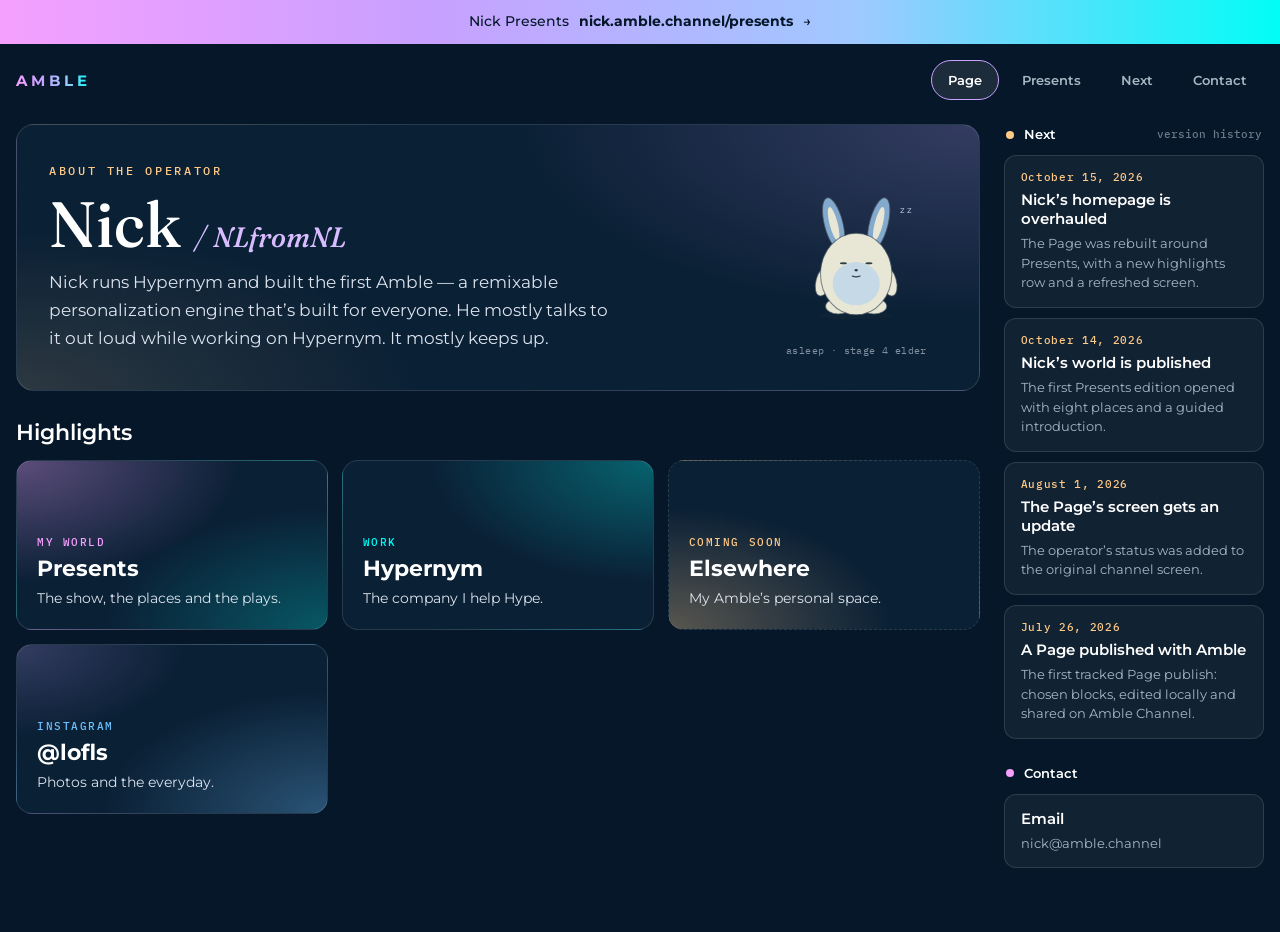
<file: nick/index.html>
<!doctype html>
<html lang="en">
<head>
<meta charset="utf-8">
<meta name="viewport" content="width=device-width, initial-scale=1">
<title>Nick — Page · amble.channel</title>
<meta name="description" content="NL — CEO at Hypernym, building Amble">
<link rel="canonical" href="https://amble.channel/nick/">
<link rel="preconnect" href="https://fonts.googleapis.com">
<link rel="preconnect" href="https://fonts.gstatic.com" crossorigin>
<link href="https://fonts.googleapis.com/css2?family=Fraunces:ital,opsz,wght@0,9..144,400..700;1,9..144,400..600&amp;family=IBM+Plex+Mono:wght@400;500&amp;family=Montserrat:wght@400;500;600;700&amp;display=swap" rel="stylesheet">
<link rel="stylesheet" href="assets/styles/creature.css">
<link rel="stylesheet" href="assets/styles/page-presents.css">
</head>
<body><!-- generated by amble channel/page.py — edit data/channel/page.json, not this file -->
<div data-block="world_banner"><div data-block="presents_url"><a class="moved" href="https://nick.amble.channel/presents/">Nick Presents <b>nick.amble.channel/presents</b> →</a></div></div>
<header class="page-header">
  <a class="logo" href="https://amble.channel/" aria-label="Amble Channel">AMBLE</a>
  <nav aria-label="Views">
    <a class="tab on" href="#page" aria-current="page">Page</a>
    <a class="tab" href="https://nick.amble.channel/presents/">Presents</a>
    <a class="tab" href="#next">Next</a>
    <a class="tab" href="#contact">Contact</a>
  </nav>
</header>
<div class="page-layout">
  <main id="page">
    <section class="about-card" aria-labelledby="operator-title">
      <div class="about-copy">
        <span class="kicker">About the operator</span>
        <h1 id="operator-title"><span data-block="name">Nick</span> <span class="handle" data-block="handle">/ NLfromNL</span></h1>
        <div class="about-text" data-block="about"><p>Nick runs Hypernym and built the first Amble — a remixable personalization engine that’s built for everyone. He mostly talks to it out loud while working on Hypernym. It mostly keeps up.</p></div>
      </div>
      <div class="page-creature"><div class="block w-5 reveal creature" style="--d:650ms" id="amble-creature">
      <span class="mono">The amble</span>
      <div id="amble-creature-mount" aria-label="The amble, a small creature grown from this channel"></div>
      <span class="mono creature-caption" id="amble-creature-caption">awake · stage 4 elder</span>
      <span class="mono creature-gen" title="gen words — how this amble started; growth is bounded by time and usage from there">precise-prose-provides-promise</span>
    </div>
    <script type="application/json" id="amble-creature-state">{"schema": "amble-creature/1", "generated": "2026-10-15T13:31:27", "mint_on": true, "mint": {"gen_words": "precise-prose-provides-promise", "minted_at": "2026-08-10", "killed_at": ""}, "profile": [], "born": "2026-02-28", "stage": 4, "stage_name": "elder", "growth": {"sessions": 383, "days_lived": 229, "score": 1.0, "next_stage_at": null}, "last_activity": "2026-10-15T13:31:22", "mood_thresholds_h": {"awake": 6.0, "drowsy": 24.0}, "body_seed": 1080170748, "custom": {"items": []}, "latitude": {"level": 0, "slots": 0, "palette": false, "nameplate": false, "max_slots": 4}, "expedition": {"queued": 20, "latest": {"id_stamp": "2026-10-02-0218", "queued_at": "2026-10-02T02:18:31", "pack_seed": 3226936498}}, "rolldown": {"open": 10, "done": 15}, "purse": {"balance_cents": 0, "pending_spends": 0}, "appearance": {"schema": "creature-appearance/1", "revision": 4, "shape": "lofl", "style": "modern", "pattern": "solid", "palette_id": "inherit", "colors": null, "aura": "off", "variation": 0, "palette": {"id": "graphite", "name": "Graphite", "colors": {"bg": "#191c21", "surface": "#252a31", "text": "#f1f4f7", "muted": "#aab6c2", "accent": "#76bce0", "accent2": "#89d8b9", "gold": "#e5bd6b"}, "inherited": true}, "collar": null, "received": []}}</script>
    <script src="assets/js/creature/lofl.js" defer></script>
    <script src="assets/js/creature/bodies3d.js" defer></script>
    <script src="assets/js/creature/flat-bodies.js" defer></script>
    <script src="assets/js/creature/lettering.js" defer></script>
    <script src="assets/js/creature/wardrobe.js" defer></script>
    <script src="assets/js/creature/scene-2d.js" defer></script>
    <script src="assets/js/creature/scene-3d.js" defer></script>
    <script src="assets/js/creature.js" defer></script></div>
    </section>
    <section class="highlights-section" aria-labelledby="highlights-title">
      <h2 id="highlights-title">Highlights</h2>
      <div class="highlights" data-block="highlights"><a class="hl" href="https://nick.amble.channel/presents/"><span class="k">My world</span><span class="t">Presents</span><span class="d">The show, the places and the plays.</span></a><a class="hl" href="https://hypernym.ai"><span class="k">Work</span><span class="t">Hypernym</span><span class="d">The company I help Hype.</span></a><div class="hl coming-soon"><span class="k">Coming soon</span><span class="t">Elsewhere</span><span class="d">My Amble’s personal space.</span></div><a class="hl" href="https://www.instagram.com/lofls/"><span class="k">Instagram</span><span class="t">@lofls</span><span class="d">Photos and the everyday.</span></a></div>
    </section>
  </main>
  <aside>
    <section id="next" class="lane" aria-labelledby="next-title">
      <h2 id="next-title" class="lane-h"><span class="dot gold" aria-hidden="true"></span>Next<span class="count">version history</span></h2>
      <ol class="history" data-block="history"><li class="card"><time class="m" datetime="2026-10-15">October 15, 2026</time><span class="t">Nick’s homepage is overhauled</span><span class="d">The Page was rebuilt around Presents, with a new highlights row and a refreshed screen.</span></li><li class="card"><time class="m" datetime="2026-10-14">October 14, 2026</time><span class="t">Nick’s world is published</span><span class="d">The first Presents edition opened with eight places and a guided introduction.</span></li><li class="card"><time class="m" datetime="2026-08-01">August 1, 2026</time><span class="t">The Page’s screen gets an update</span><span class="d">The operator’s status was added to the original channel screen.</span></li><li class="card"><time class="m" datetime="2026-07-26">July 26, 2026</time><span class="t">A Page published with Amble</span><span class="d">The first tracked Page publish: chosen blocks, edited locally and shared on Amble Channel.</span></li></ol>
    </section>
    <section id="contact" class="lane" aria-labelledby="contact-title">
      <h2 id="contact-title" class="lane-h"><span class="dot pink" aria-hidden="true"></span>Contact</h2>
      <div data-block="contact_email"><a class="card" href="mailto:nick@amble.channel"><span class="t">Email</span><span class="d">nick@amble.channel</span></a></div>
    </section>
  </aside>
</div>
<script src="assets/js/page-edit.js" defer></script>
</body>
</html>
</file>
<file: nick/assets/styles/creature.css>
/* The amble — creature block styles. Canonical copy: channel/assets/
 * creature.css (render_to_site() copies it into the site's styles/; the
 * extension carries a byte-identical copy, test-enforced).
 *
 * Everything animated here is decorative presence — blink, bob, drift —
 * and every animation dies under prefers-reduced-motion. Mood classes
 * (amble-mood-awake / -drowsy / -asleep) are set by creature.js from
 * time math, never from a stored value. */

.block.creature {
  display: flex;
  flex-direction: column;
  align-items: center;
  gap: 6px;
}

.amble-mount {
  width: 100%;
  max-width: 230px;
  margin: 0 auto;
}

.amble-mount svg {
  width: 100%;
  height: auto;
  display: block;
  overflow: visible;
}

.amble-creature-art .creature-eye { transform-box: view-box; }
.amble-mood-awake .creature-eye { animation: amble-blink 6.5s infinite; }
.creature-volume-fallback { width: 100%; max-width: 360px; margin: auto; }
.creature-volume-fallback svg { width: 100%; height: auto; display: block; }

.creature-caption {
  opacity: 0.75;
  font-size: 0.78em;
  letter-spacing: 0.04em;
}

/* the amble's own latest words — self-authored, drifts over time */
.creature-lore {
  font-style: italic;
  opacity: 0.6;
  font-size: 0.82em;
  max-width: 240px;
  text-align: center;
}

/* gen words — the birth certificate; growth is bounded from there */
.creature-gen {
  opacity: 0.35;
  font-size: 0.68em;
  letter-spacing: 0.06em;
}

.amble-nameplate {
  font-size: 11px;
  letter-spacing: 0.06em;
  fill: currentColor;
  opacity: 0.7;
  font-family: inherit;
}

/* awake: alive at rest — slow breathing, occasional blink */
.amble-mood-awake .amble-body-group {
  animation: amble-breathe 4.5s ease-in-out infinite;
}
.amble-mood-awake .amble-eye {
  animation: amble-blink 6.5s infinite;
}

/* drowsy: heavier, slower — nodding off mid-thought */
.amble-mood-drowsy .amble-body-group {
  animation: amble-nod 5.5s ease-in-out infinite;
}

/* asleep: nothing is broken, the little guy is just asleep */
.amble-mood-asleep .amble-body-group {
  animation: amble-breathe 7s ease-in-out infinite;
}
.amble-mood-asleep .amble-z {
  animation: amble-drift 3.2s ease-in-out infinite;
}
.amble-mood-asleep .amble-z-1 { animation-delay: 0.5s; }
.amble-mood-asleep .amble-z-2 { animation-delay: 1s; }

/* the packed bindle waits by the door — a small hopeful sway */
.amble-bindle {
  animation: amble-sway 3.8s ease-in-out infinite;
  transform-origin: 58px 40px;
}

/* handled trophies glint; dull ones don't — sheen is honest patina */
.amble-glint {
  animation: amble-glint 4s ease-in-out infinite;
}

@keyframes amble-breathe {
  0%, 100% { transform: translate(120px, 108px) scale(var(--amble-scale, 1)); }
  50%      { transform: translate(120px, 106px) scale(var(--amble-scale, 1)); }
}
@keyframes amble-blink {
  0%, 94%, 100% { transform: scaleY(1); }
  96%           { transform: scaleY(0.08); }
}
@keyframes amble-nod {
  0%, 100% { transform: translate(120px, 108px) scale(var(--amble-scale, 1)) rotate(0deg); }
  60%      { transform: translate(120px, 111px) scale(var(--amble-scale, 1)) rotate(-2.5deg); }
}
@keyframes amble-drift {
  0%   { transform: translate(0, 0);    opacity: 0; }
  25%  { opacity: 0.6; }
  100% { transform: translate(8px, -14px); opacity: 0; }
}
@keyframes amble-sway {
  0%, 100% { transform: rotate(0deg); }
  50%      { transform: rotate(2.5deg); }
}
@keyframes amble-glint {
  0%, 100% { opacity: 0.25; }
  50%      { opacity: 0.9; }
}

@media (prefers-reduced-motion: reduce) {
  .amble-mood-awake .amble-body-group,
  .amble-mood-awake .amble-eye,
  .amble-mood-awake .creature-eye,
  .amble-mood-drowsy .amble-body-group,
  .amble-mood-asleep .amble-body-group,
  .amble-mood-asleep .amble-z,
  .amble-bindle,
  .amble-glint {
    animation: none;
  }
}
</file>
<file: nick/assets/styles/page-presents.css>
:root{
  --bg:#051728; --bg-2:#0a2035; --glass-bg:rgba(255,255,255,0.05); --glass-border:rgba(255,255,255,0.12); --glass-hover:rgba(255,255,255,0.09);
  --text:#ffffff; --muted:#a8b6c4; --dim:#6b7a8a; --purple:#c8a0ff; --lilac:#d9bcff; --pink:#f5a0ff; --cyan:#01fdf6; --sky:#6ec1ff; --gold:#ffc987; --on-accent:#051728;
  --font-sans:'Montserrat',system-ui,sans-serif; --font-mono:'IBM Plex Mono',ui-monospace,monospace; --font-display:'Fraunces',Georgia,serif;
}
*{box-sizing:border-box}
body{margin:0;background:var(--bg);color:var(--text);font-family:var(--font-sans)}
a{color:var(--lilac)} a:hover{color:var(--cyan)}
.logo{font:700 15px/1 var(--font-sans);letter-spacing:4px;background:linear-gradient(to right,#f5a0ff,#c8a0ff,#a0c8ff,#01fdf6);-webkit-background-clip:text;background-clip:text;color:transparent}
.tab{display:inline-flex;align-items:center;min-height:40px;padding:0 16px;border-radius:999px;border:1px solid transparent;color:var(--muted);font:600 13px/1 var(--font-sans);text-decoration:none}
.tab:hover{color:var(--text);border-color:var(--glass-border)}
.tab.on{color:var(--text);background:var(--glass-hover);border-color:var(--purple)}
.lane{display:flex;flex-direction:column;gap:10px;min-width:0}
.lane-h{display:flex;align-items:center;gap:10px;padding:4px 2px;font:600 13px/1 var(--font-sans);color:var(--text)}
.lane-h .dot{width:8px;height:8px;border-radius:50%}
.lane-h .count{margin-left:auto;font:500 11px/1 var(--font-mono);color:var(--dim)}
.card{display:flex;flex-direction:column;gap:6px;padding:14px 16px;border-radius:12px;background:var(--glass-bg);border:1px solid var(--glass-border);color:var(--text);text-decoration:none}
a.card:hover{background:var(--glass-hover);border-color:var(--pink);color:var(--text)}
.card .t{font-weight:600;font-size:15px}
.card .d{font-size:13px;line-height:1.5;color:var(--muted)}
.card .m{font:500 11px/1.3 var(--font-mono);color:var(--gold);letter-spacing:.06em}
.hl{position:relative;overflow:hidden;display:flex;flex-direction:column;justify-content:flex-end;gap:6px;min-height:170px;padding:20px;border-radius:16px;border:1px solid var(--glass-border);color:var(--text);text-decoration:none;transition:transform .15s,border-color .15s}
.hl:hover{transform:translateY(-2px);color:var(--text)}
.hl .k{font:500 11px/1.3 var(--font-mono);letter-spacing:.14em;text-transform:uppercase}
.hl .t{font-size:22px;font-weight:700}
.hl .d{font-size:14px;line-height:1.5;color:#dce3ee}
.hl:nth-child(4n+1){background:radial-gradient(120% 120% at 0% 0%,rgba(245,160,255,0.35),transparent 60%),radial-gradient(120% 120% at 100% 100%,rgba(1,253,246,0.25),transparent 60%),var(--bg-2)}
.hl:nth-child(4n+1) .k{color:var(--pink)} .hl:nth-child(4n+1):hover{border-color:var(--pink)}
.hl:nth-child(4n+2){background:radial-gradient(120% 120% at 100% 0%,rgba(1,253,246,0.30),transparent 60%),var(--bg-2)}
.hl:nth-child(4n+2) .k{color:var(--cyan)} .hl:nth-child(4n+2):hover{border-color:var(--cyan)}
.hl:nth-child(4n+3){background:radial-gradient(120% 120% at 0% 100%,rgba(255,201,135,0.32),transparent 60%),var(--bg-2)}
.hl:nth-child(4n+3) .k{color:var(--gold)} .hl:nth-child(4n+3):hover{border-color:var(--gold)}
.hl:nth-child(4n+4){background:radial-gradient(120% 120% at 100% 100%,rgba(110,193,255,0.32),transparent 60%),radial-gradient(90% 90% at 0% 0%,rgba(200,160,255,0.22),transparent 60%),var(--bg-2)}
.hl:nth-child(4n+4) .k{color:var(--sky)} .hl:nth-child(4n+4):hover{border-color:var(--sky)}
.moved{display:flex;flex-wrap:wrap;align-items:center;justify-content:center;gap:10px;min-height:44px;padding:10px 16px;background:linear-gradient(to right,#f5a0ff,#c8a0ff,#a0c8ff,#01fdf6);color:#051728;font:500 14px/1.4 var(--font-sans);text-decoration:none;text-align:center}
.moved:hover{color:#051728;filter:brightness(1.05)}
.moved:focus-visible,.tab:focus-visible,.card:focus-visible,.hl:focus-visible{outline:2px solid var(--cyan);outline-offset:3px}
@media (prefers-reduced-motion: reduce){.hl{transition:none}.hl:hover{transform:none}}

html{scroll-behavior:smooth;scroll-padding-top:16px}body{min-height:100vh}.logo{text-decoration:none}
.page-header{max-width:1280px;margin:auto;padding:16px;display:flex;flex-wrap:wrap;align-items:center;justify-content:space-between;gap:12px}
.page-header nav{display:flex;flex-wrap:wrap;gap:6px}
.page-layout{max-width:1280px;margin:auto;padding:8px 16px 64px;display:flex;flex-wrap:wrap;gap:24px;align-items:flex-start}
main{flex:999 1 600px;min-width:0;display:flex;flex-direction:column;gap:28px}
.about-card{padding:32px;border-radius:18px;border:1px solid var(--glass-border);background:radial-gradient(80% 120% at 100% 0%,rgba(200,160,255,.22),transparent 60%),radial-gradient(70% 100% at 0% 100%,rgba(255,201,135,.14),transparent 60%),var(--bg-2);display:flex;flex-wrap:wrap;gap:28px;align-items:center}
.about-copy{flex:999 1 340px;min-width:0;display:flex;flex-direction:column;gap:14px}.kicker{font:500 12px/1.4 var(--font-mono);letter-spacing:.22em;text-transform:uppercase;color:var(--gold)}
h1{margin:0;font-family:var(--font-display);font-weight:500;font-size:64px;line-height:.95;overflow-wrap:anywhere}.handle{font-size:28px;font-style:italic;color:var(--lilac)}
.about-text p{margin:0 0 12px;font-size:17px;line-height:1.65;color:#dce3ee;max-width:52ch}.about-text p:last-child{margin-bottom:0}
.page-creature{flex:1 1 180px;display:flex;justify-content:center;min-width:0}.page-creature .creature{width:220px;max-width:100%;text-align:center}.page-creature .creature>.mono:first-child{display:none}.page-creature .creature-caption{font:400 10px/1.5 var(--font-mono);color:var(--muted)}.page-creature .creature-gen{display:none}
.highlights-section{display:flex;flex-direction:column;gap:14px}.highlights-section h2{margin:0;font-size:22px;font-weight:600}.highlights{display:grid;grid-template-columns:repeat(auto-fill,minmax(min(100%,260px),1fr));gap:14px}.coming-soon{border-style:dashed;cursor:default}.coming-soon:hover{transform:none}
aside{flex:1 1 260px;min-width:0;display:flex;flex-direction:column;gap:24px}.lane-h{margin:0}.gold{background:var(--gold)}.pink{background:var(--pink)}.history{list-style:none;padding:0;margin:0;display:grid;gap:10px}.card .d{overflow-wrap:anywhere}
[data-block].amble-hands{outline:2px solid var(--cyan);outline-offset:5px;border-radius:8px}
@media(max-width:450px){.about-card{padding:24px}.tab{padding:0 12px}h1{font-size:56px}.handle{font-size:25px}}
@media(prefers-reduced-motion:reduce){html{scroll-behavior:auto}}
</file>
